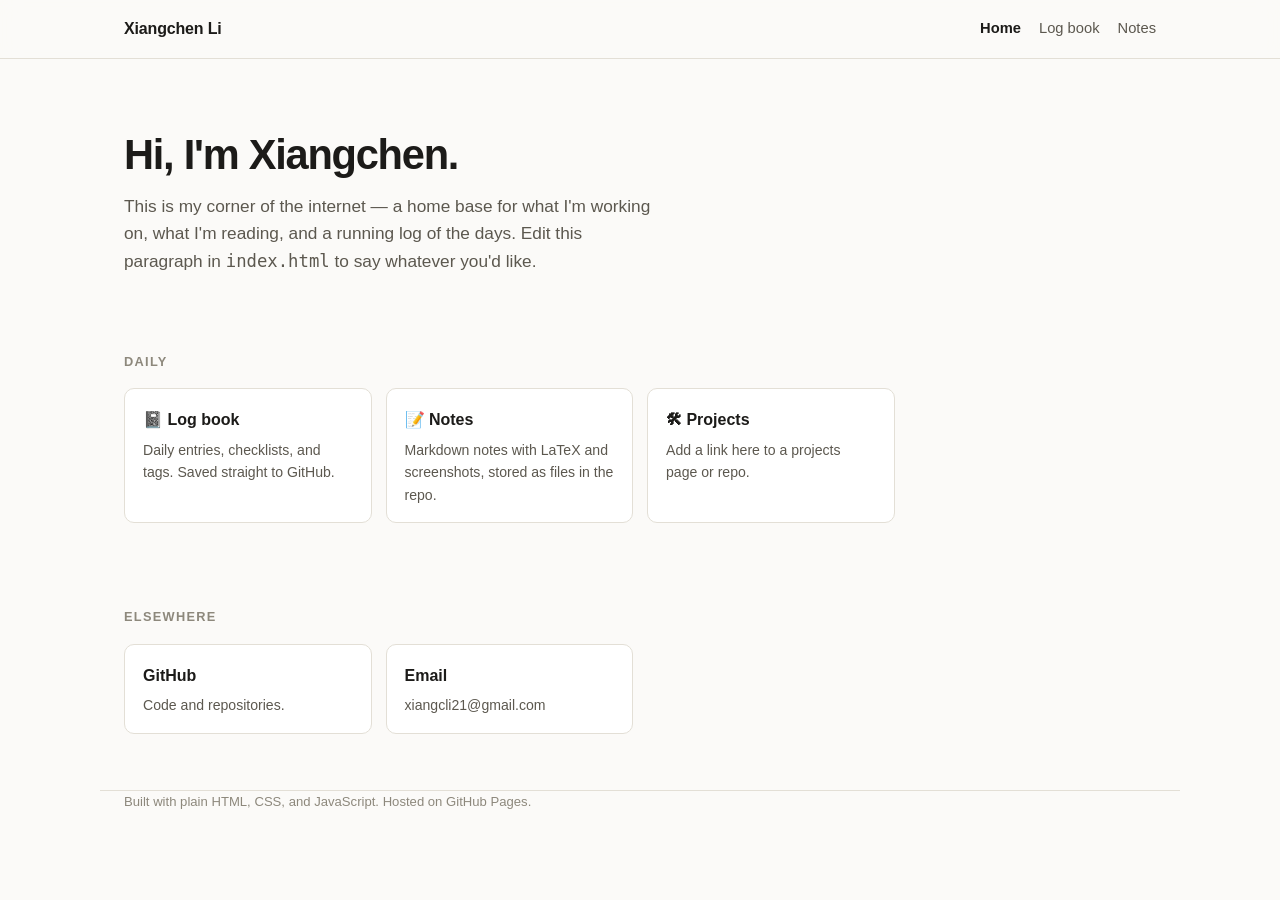
<file: index.html>
<!DOCTYPE html>
<html lang="en">
<head>
<meta charset="utf-8">
<meta name="viewport" content="width=device-width, initial-scale=1">
<title>Xiangchen Li</title>
<meta name="description" content="Personal site, notes, and log book.">
<link rel="stylesheet" href="assets/style.css">
<link rel="icon" href="data:image/svg+xml,<svg xmlns='http://www.w3.org/2000/svg' viewBox='0 0 100 100'><text y='.9em' font-size='90'>📓</text></svg>">
</head>
<body>

<div class="topbar">
  <div class="wrap">
    <a class="brand" href="index.html">Xiangchen Li</a>
    <nav class="nav">
      <a href="index.html" class="active">Home</a>
      <a href="logbook.html">Log book</a>
      <a href="notes.html">Notes</a>
    </nav>
  </div>
</div>

<main class="wrap">
  <section class="hero">
    <h1>Hi, I'm Xiangchen.</h1>
    <p>This is my corner of the internet — a home base for what I'm working on,
       what I'm reading, and a running log of the days. Edit this paragraph in
       <code>index.html</code> to say whatever you'd like.</p>
  </section>

  <section class="section">
    <h2>Daily</h2>
    <div class="cards">
      <a class="card" href="logbook.html">
        <h3>📓 Log book</h3>
        <p>Daily entries, checklists, and tags. Saved straight to GitHub.</p>
      </a>
      <a class="card" href="notes.html">
        <h3>📝 Notes</h3>
        <p>Markdown notes with LaTeX and screenshots, stored as files in the repo.</p>
      </a>
      <a class="card" href="#" onclick="return false;">
        <h3>🛠 Projects</h3>
        <p>Add a link here to a projects page or repo.</p>
      </a>
    </div>
  </section>

  <section class="section">
    <h2>Elsewhere</h2>
    <div class="cards">
      <a class="card" href="https://github.com/" target="_blank" rel="noopener">
        <h3>GitHub</h3><p>Code and repositories.</p>
      </a>
      <a class="card" href="mailto:xiangcli21@gmail.com">
        <h3>Email</h3><p>xiangcli21@gmail.com</p>
      </a>
    </div>
  </section>
</main>

<footer class="wrap">
  <span>Built with plain HTML, CSS, and JavaScript. Hosted on GitHub Pages.</span>
</footer>

</body>
</html>
</file>
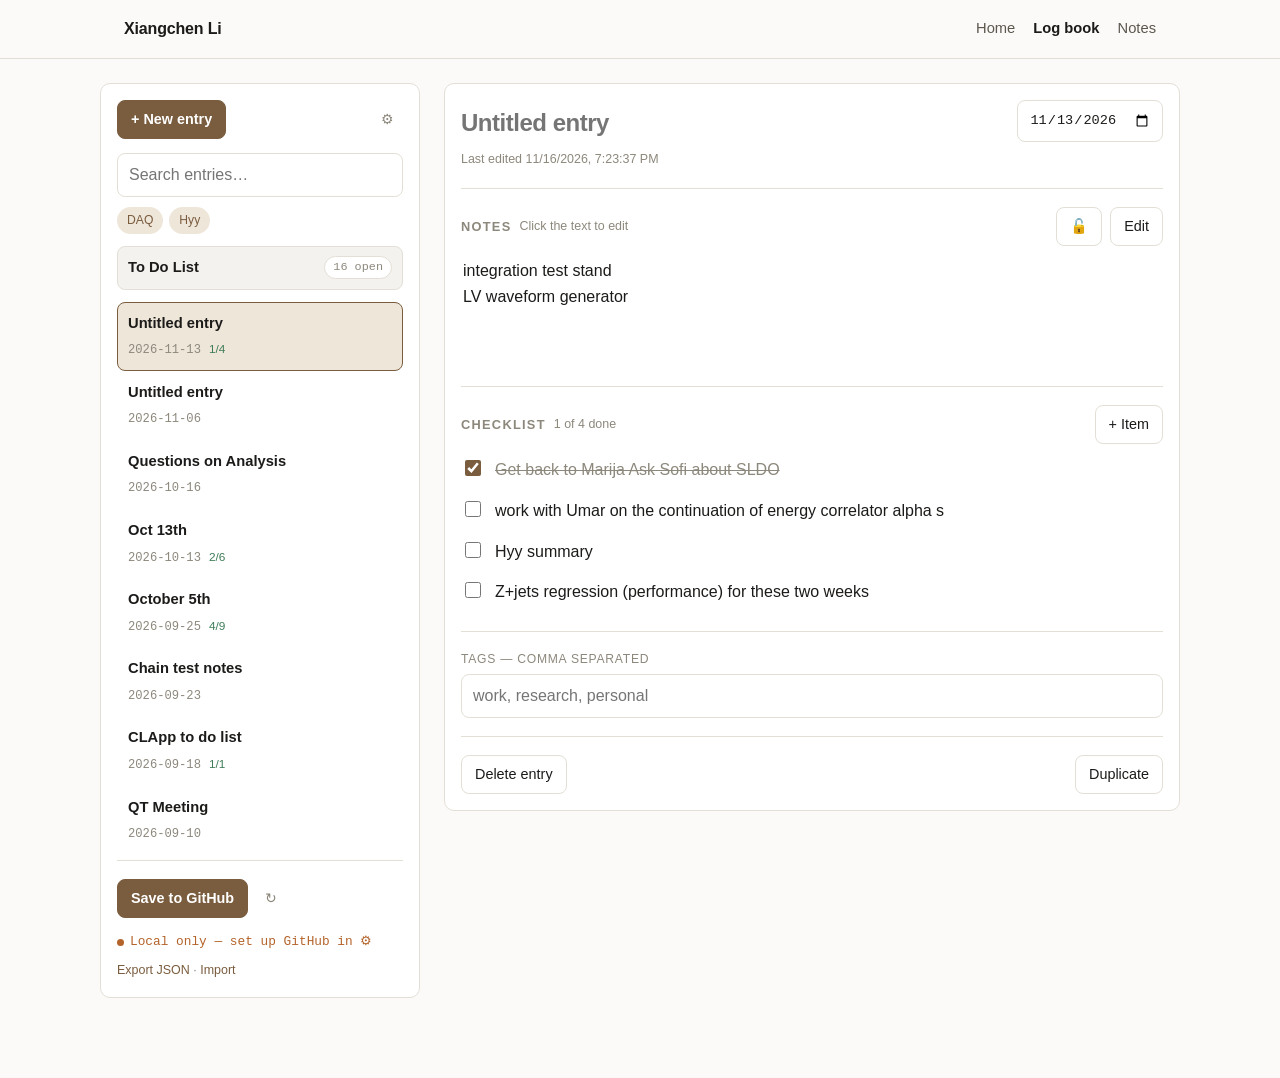
<file: logbook.html>
<!DOCTYPE html>
<html lang="en">
<head>
<meta charset="utf-8">
<meta name="viewport" content="width=device-width, initial-scale=1">
<title>Log book · Xiangchen Li</title>
<link rel="stylesheet" href="assets/style.css">
<script src="assets/md.js"></script>
<link rel="icon" href="data:image/svg+xml,<svg xmlns='http://www.w3.org/2000/svg' viewBox='0 0 100 100'><text y='.9em' font-size='90'>📓</text></svg>">
</head>
<body>

<div class="topbar">
  <div class="wrap">
    <a class="brand" href="index.html">Xiangchen Li</a>
    <nav class="nav">
      <a href="index.html">Home</a>
      <a href="logbook.html" class="active">Log book</a>
      <a href="notes.html">Notes</a>
    </nav>
  </div>
</div>

<div class="wrap lb">

  <!-- ============ sidebar ============ -->
  <aside class="panel sidebar">
    <div class="toolbar">
      <button class="primary" id="btnNew">+ New entry</button>
      <div class="spacer"></div>
      <button class="ghost" id="btnSettings" title="GitHub settings">⚙</button>
    </div>

    <input type="text" id="search" placeholder="Search entries…" autocomplete="off">
    <div class="taglist" id="tagFilters"></div>
    <ul class="pinned-list" id="pinnedList"></ul>
    <ul class="entry-list" id="entryList"></ul>

    <hr class="hr">
    <div class="toolbar" style="margin:0">
      <button class="primary" id="btnSave">Save to GitHub</button>
      <button class="ghost" id="btnReload" title="Discard local changes and reload from GitHub">↻</button>
    </div>
    <div style="margin-top:10px"><span class="status" id="status"><span class="dot"></span><span id="statusText">Loading…</span></span></div>
    <div style="margin-top:8px" class="sub">
      <a href="#" id="btnExport">Export JSON</a> ·
      <a href="#" id="btnImport">Import</a>
      <input type="file" id="fileInput" accept="application/json" hidden>
    </div>
  </aside>

  <!-- ============ editor ============ -->
  <section class="panel" id="editorPanel">
    <div id="emptyState" class="empty">
      <p>No entry selected.</p>
      <button class="primary" onclick="document.getElementById('btnNew').click()">Start today's entry</button>
    </div>

    <div id="todoView" hidden>
      <div class="entry-head">
        <input type="text" id="todoTitle" value="To Do List" disabled
               style="border:none;background:transparent;font-size:1.5rem;font-weight:650;letter-spacing:-0.02em;padding:4px 0;color:var(--ink);-webkit-text-fill-color:var(--ink);opacity:1">
      </div>
      <div class="sub" id="todoMeta"></div>
      <hr class="hr">
      <div class="toolbar" style="margin-bottom:2px">
        <span class="sub">Drag the handle to reorder — top is highest priority. Arrow keys work too.</span>
      </div>
      <div class="todo-list" id="todoList"></div>
    </div>

    <div id="editor" hidden>
      <div class="entry-head">
        <input type="text" id="entryTitle" placeholder="Untitled entry" autocomplete="off">
        <input type="date" id="entryDate">
      </div>
      <div class="sub" id="entryMeta"></div>

      <hr class="hr">

      <div class="toolbar" style="margin-bottom:2px">
        <strong style="font-size:.8rem;text-transform:uppercase;letter-spacing:.1em;color:var(--ink-3)">Notes</strong>
        <span class="sub" id="mdHint">Markdown — click the text to edit</span>
        <div class="spacer"></div>
        <button id="btnLock" title="Lock: stop clicks from opening the editor">🔓</button>
        <button id="btnPreview">Preview</button>
      </div>
      <textarea id="entryBody" rows="8" placeholder="What happened today?  **bold**, # heading, - list, `code`" hidden></textarea>
      <div class="md" id="entryPreview"></div>

      <hr class="hr">

      <div class="toolbar" style="margin-bottom:6px">
        <strong style="font-size:.8rem;text-transform:uppercase;letter-spacing:.1em;color:var(--ink-3)">Checklist</strong>
        <span class="sub" id="checkProgress"></span>
        <div class="spacer"></div>
        <button id="btnAddCheck">+ Item</button>
      </div>
      <div id="checkList"></div>

      <hr class="hr">

      <label class="field" style="margin:0">
        <span>Tags — comma separated</span>
        <input type="text" id="entryTags" placeholder="work, research, personal" autocomplete="off">
      </label>

      <hr class="hr">
      <div class="toolbar" style="margin:0">
        <button class="danger" id="btnDelete">Delete entry</button>
        <div class="spacer"></div>
        <button id="btnDuplicate">Duplicate</button>
      </div>
    </div>
  </section>
</div>

<!-- ============ settings modal ============ -->
<div class="modal-bg" id="settingsModal">
  <div class="modal">
    <h3>GitHub settings</h3>
    <span class="sub">Your entries live in a JSON file in your repo. The token is stored only in this browser and is sent only to api.github.com.</span>
    <label class="field"><span>Owner (your GitHub username)</span><input type="text" id="cfgOwner" placeholder="xiangchen"></label>
    <label class="field"><span>Repository</span><input type="text" id="cfgRepo" placeholder="xiangchen.github.io"></label>
    <label class="field"><span>Branch</span><input type="text" id="cfgBranch" placeholder="main"></label>
    <label class="field"><span>Data file path</span><input type="text" id="cfgPath" placeholder="data/entries.json"></label>
    <label class="field"><span>Fine-grained token — Contents: Read and write</span><input type="password" id="cfgToken" placeholder="github_pat_…"></label>
    <div class="toolbar" style="margin:0">
      <button class="ghost" id="btnForget">Forget token</button>
      <div class="spacer"></div>
      <button id="btnCancelCfg">Cancel</button>
      <button class="primary" id="btnSaveCfg">Save &amp; connect</button>
    </div>
  </div>
</div>

<div class="toast" id="toast"></div>

<script>
(() => {
"use strict";

/* ---------------- state ---------------- */
const CFG_KEY = "logbook.cfg.v1";
const CACHE_KEY = "logbook.cache.v1";
const DEFAULT_PATH = "data/entries.json";

let cfg = { owner:"", repo:"", branch:"main", path:DEFAULT_PATH, token:"" };
const TODO_ID = "__todo__";

let entries = [];
let todoOrder = [];        // priority order for the pinned To Do List, as "entryId::itemId"
let sha = null;            // git blob sha of the data file, needed to update it
let currentId = null;
let dirty = false;
let activeTag = null;

const $ = (id) => document.getElementById(id);
const store = {
  get(k){ try { return JSON.parse(localStorage.getItem(k)); } catch { return null; } },
  set(k,v){ try { localStorage.setItem(k, JSON.stringify(v)); } catch {} },
  del(k){ try { localStorage.removeItem(k); } catch {} }
};

const uid = () => Math.random().toString(36).slice(2,10) + Date.now().toString(36).slice(-4);
const todayISO = () => { const d=new Date(); return new Date(d.getTime()-d.getTimezoneOffset()*6e4).toISOString().slice(0,10); };
const esc = (s) => String(s ?? "").replace(/[&<>"']/g, c => ({ "&":"&amp;","<":"&lt;",">":"&gt;",'"':"&quot;","'":"&#39;" }[c]));

/* Markdown + LaTeX live in assets/md.js, shared with the notes page. */
const md = (src) => MD.render(src);

function toast(msg){ const t=$("toast"); t.textContent=msg; t.classList.add("show"); clearTimeout(t._h); t._h=setTimeout(()=>t.classList.remove("show"),2200); }
function setStatus(text, kind){ const s=$("status"); s.className = "status" + (kind ? " "+kind : ""); $("statusText").textContent = text; }
function markDirty(){ if(!dirty){ dirty = true; setStatus("Unsaved changes", "err"); } cacheLocal(); }
function cacheLocal(){ store.set(CACHE_KEY, { entries, todoOrder, sha, dirty, savedAt: Date.now() }); }

/* ---------------- data model helpers ---------------- */
function newEntry(seed = {}){
  return {
    id: uid(),
    date: seed.date || todayISO(),
    title: seed.title || "",
    body: seed.body || "",
    tags: seed.tags ? [...seed.tags] : [],
    checklist: (seed.checklist || []).map(c => ({ id: uid(), text: c.text, done: false })),
    updated: new Date().toISOString()
  };
}
const byId = (id) => entries.find(e => e.id === id);
function sortEntries(){ entries.sort((a,b) => (b.date||"").localeCompare(a.date||"") || (b.updated||"").localeCompare(a.updated||"")); }
function allTags(){ return [...new Set(entries.flatMap(e => e.tags || []))].sort(); }

/* ---------------- GitHub I/O ---------------- */
const apiUrl = () => `https://api.github.com/repos/${cfg.owner}/${cfg.repo}/contents/${cfg.path}`;
const configured = () => cfg.owner && cfg.repo && cfg.path;

function b64encode(str){ return btoa(String.fromCharCode(...new TextEncoder().encode(str))); }
function b64decode(b64){ const bin = atob(b64.replace(/\s/g,"")); return new TextDecoder().decode(Uint8Array.from(bin, c => c.charCodeAt(0))); }

async function ghGet(){
  const headers = { "Accept":"application/vnd.github+json" };
  if (cfg.token) headers.Authorization = "Bearer " + cfg.token;
  const res = await fetch(`${apiUrl()}?ref=${encodeURIComponent(cfg.branch||"main")}&t=${Date.now()}`, { headers, cache:"no-store" });
  if (res.status === 404) return { entries: [], sha: null, missing: true };
  if (!res.ok) throw new Error(`GitHub ${res.status}: ${(await res.json().catch(()=>({}))).message || res.statusText}`);
  const json = await res.json();
  const parsed = JSON.parse(b64decode(json.content || ""));
  return { entries: parsed.entries || [], todoOrder: parsed.todoOrder || [], sha: json.sha };
}

async function ghPut(){
  if (!cfg.token) throw new Error("No token set — open ⚙ settings to add one.");
  const payload = JSON.stringify({ version: 1, updated: new Date().toISOString(), todoOrder, entries }, null, 2) + "\n";
  const body = {
    message: `log book: update ${new Date().toISOString().slice(0,16).replace("T"," ")}`,
    content: b64encode(payload),
    branch: cfg.branch || "main"
  };
  if (sha) body.sha = sha;
  const res = await fetch(apiUrl(), {
    method: "PUT",
    headers: { "Accept":"application/vnd.github+json", "Authorization":"Bearer "+cfg.token, "Content-Type":"application/json" },
    body: JSON.stringify(body)
  });
  const json = await res.json().catch(()=>({}));
  if (!res.ok) throw new Error(`GitHub ${res.status}: ${json.message || res.statusText}`);
  sha = json.content && json.content.sha;
  return true;
}

async function load({ silent } = {}){
  const cached = store.get(CACHE_KEY);
  if (!configured()){
    if (cached && cached.entries && cached.entries.length){
      entries = cached.entries; todoOrder = cached.todoOrder || [];
    } else {
      try {
        const res = await fetch(DEFAULT_PATH + "?t=" + Date.now(), { cache:"no-store" });
        const j = res.ok ? await res.json() : {};
        entries = j.entries || []; todoOrder = j.todoOrder || [];
      } catch { entries = []; todoOrder = []; }
    }
    sortEntries(); render();
    setStatus("Local only — set up GitHub in ⚙", "err");
    return;
  }
  setStatus("Loading…");
  try {
    const r = await ghGet();
    if (cached && cached.dirty && !silent){
      // Unsaved local work beats the remote copy; keep it and let the user push.
      entries = cached.entries; todoOrder = cached.todoOrder || []; sha = r.sha; dirty = true;
      render(); setStatus("Unsaved changes (restored)", "err");
      return;
    }
    entries = r.entries; todoOrder = r.todoOrder || []; sha = r.sha; dirty = false;
    sortEntries(); cacheLocal(); render();
    setStatus(r.missing ? "File not found — Save will create it" : "Synced with GitHub", r.missing ? "err" : "ok");
  } catch (err){
    entries = (cached && cached.entries) || [];
    todoOrder = (cached && cached.todoOrder) || [];
    render();
    setStatus(String(err.message).slice(0,60), "err");
  }
}

/* Entries deleted here since the last successful save. Without this, merging
   the remote copy in after a conflict would resurrect them.                */
let deletedIds = new Set();

const isConflict = (err) => /does not match|409|conflict/i.test(String(err && err.message));

/* Two tabs or two devices both edited the file, so our sha is stale and
   GitHub refuses the write. Rather than fail, fetch the remote copy, merge
   it with ours entry by entry — newest `updated` wins — and save that.     */
function mergeEntries(remote, local){
  const out = new Map();
  for (const e of remote) if (!deletedIds.has(e.id)) out.set(e.id, e);
  for (const e of local){
    const other = out.get(e.id);
    if (!other || (e.updated || "") >= (other.updated || "")) out.set(e.id, e);
  }
  return [...out.values()];
}

async function saveWithMerge(){
  try {
    await ghPut();
    return { merged: false };
  } catch (err){
    if (!isConflict(err)) throw err;
    setStatus("Merging changes from GitHub…");
    const r = await ghGet();
    const before = entries.length;
    entries = mergeEntries(r.entries || [], entries);
    const live = new Set(entries.flatMap(e => (e.checklist || []).map(c => todoKey(e.id, c.id))));
    todoOrder = [...todoOrder, ...(r.todoOrder || []).filter(k => !todoOrder.includes(k))]
                  .filter(k => live.has(k));
    sha = r.sha;
    sortEntries();
    await ghPut();                                   // retry with the fresh sha
    return { merged: true, gained: entries.length - before };
  }
}

async function save(){
  if (!configured()){ openSettings(); return; }
  const btn = $("btnSave"); btn.disabled = true; setStatus("Saving…");
  try {
    const { merged, gained } = await saveWithMerge();
    dirty = false; deletedIds = new Set(); cacheLocal(); render();
    setStatus("Synced with GitHub", "ok");
    toast(merged
      ? (gained > 0
          ? `Saved — merged in ${gained} entr${gained === 1 ? "y" : "ies"} from another device`
          : "Saved — merged changes from another device")
      : "Saved to GitHub");
  } catch (err){
    setStatus(String(err.message).slice(0,60), "err"); toast("Save failed — " + err.message);
  } finally { btn.disabled = false; }
}

/* ---------------- rendering ---------------- */
function visibleEntries(){
  const q = $("search").value.trim().toLowerCase();
  return entries.filter(e => {
    if (activeTag && !(e.tags||[]).includes(activeTag)) return false;
    if (!q) return true;
    const hay = [e.title, e.body, e.date, (e.tags||[]).join(" "), (e.checklist||[]).map(c=>c.text).join(" ")].join(" ").toLowerCase();
    return hay.includes(q);
  });
}

function render(){
  sortEntries();
  renderTags();
  renderPinned();
  renderList();
  renderEditor();
}

/* ---------------- pinned To Do List ---------------- */
const todoKey = (entryId, itemId) => entryId + "::" + itemId;

/* Every unchecked checklist item across all entries, in saved priority order.
   Items with no saved position sort after the ordered ones, newest entry first. */
function todoItems(){
  const items = [];
  for (const e of entries)
    for (const c of (e.checklist || []))
      if (!c.done && (c.text || "").trim()) items.push({ key: todoKey(e.id, c.id), entry: e, item: c });

  const rank = new Map(todoOrder.map((k, i) => [k, i]));
  return items
    .map((x, i) => ({ ...x, _r: rank.has(x.key) ? rank.get(x.key) : Infinity, _i: i }))
    .sort((a, b) =>
      a._r !== b._r ? a._r - b._r
      : (b.entry.date || "").localeCompare(a.entry.date || "") || a._i - b._i);
}

function renderPinned(){
  const n = todoItems().length;
  $("pinnedList").innerHTML =
    `<li data-id="${TODO_ID}" class="${currentId === TODO_ID ? "active" : ""}">
       <span class="t">To Do List</span>
       <span class="n">${n} open</span>
     </li>`;
}

function renderTodo(){
  const items = todoItems();
  $("todoMeta").textContent = items.length
    ? `${items.length} open item${items.length === 1 ? "" : "s"} across ${new Set(items.map(x => x.entry.id)).size} entries`
    : "";
  if (!items.length){
    $("todoList").innerHTML = `<div class="empty">Nothing open — every checklist item is ticked off.</div>`;
    return;
  }
  $("todoList").innerHTML = items.map((x, i) => `
    <div class="todo-row" data-key="${x.key}">
      <button class="todo-handle" title="Drag to reorder" aria-label="Reorder item">⠿</button>
      <span class="todo-rank">${i + 1}</span>
      <input type="checkbox">
      <span class="todo-main">
        <span class="todo-text">${esc(x.item.text)}</span>
        <span class="todo-src" data-entry="${x.entry.id}">${esc(x.entry.title || "Untitled entry")} · ${esc(x.entry.date || "")}</span>
      </span>
    </div>`).join("");
}

/* Persist whatever order the rows are currently in. */
function commitTodoOrder(){
  const next = [...$("todoList").querySelectorAll(".todo-row")].map(r => r.dataset.key);
  [...$("todoList").querySelectorAll(".todo-rank")].forEach((el, i) => el.textContent = i + 1);
  if (next.join("|") === todoOrder.join("|")) return;   // nothing moved — don't dirty the file
  todoOrder = next;
  markDirty();
}

/* drag to reorder — pointer events, so it works with mouse and touch alike */
let dragRow = null;
$("todoList").addEventListener("pointerdown", (ev) => {
  const handle = ev.target.closest(".todo-handle"); if (!handle) return;
  ev.preventDefault();
  dragRow = handle.closest(".todo-row");
  dragRow.classList.add("dragging");
  handle.setPointerCapture(ev.pointerId);
});
$("todoList").addEventListener("pointermove", (ev) => {
  if (!dragRow) return;
  const rows = [...$("todoList").querySelectorAll(".todo-row")].filter(r => r !== dragRow);
  for (const r of rows){
    const box = r.getBoundingClientRect();
    const mid = box.top + box.height / 2;
    if (ev.clientY < mid && r.compareDocumentPosition(dragRow) & Node.DOCUMENT_POSITION_FOLLOWING){
      r.before(dragRow); break;
    }
    if (ev.clientY > mid && r.compareDocumentPosition(dragRow) & Node.DOCUMENT_POSITION_PRECEDING){
      r.after(dragRow);
    }
  }
});
$("todoList").addEventListener("pointerup", (ev) => {
  if (!dragRow) return;
  const handle = dragRow.querySelector(".todo-handle");
  try { handle.releasePointerCapture(ev.pointerId); } catch {}
  dragRow.classList.remove("dragging");
  dragRow = null;
  commitTodoOrder();
});

/* keyboard reordering from the handle */
$("todoList").addEventListener("keydown", (ev) => {
  const handle = ev.target.closest(".todo-handle"); if (!handle) return;
  const row = handle.closest(".todo-row");
  if (ev.key === "ArrowUp" && row.previousElementSibling){
    ev.preventDefault(); row.previousElementSibling.before(row); commitTodoOrder(); handle.focus();
  }
  if (ev.key === "ArrowDown" && row.nextElementSibling){
    ev.preventDefault(); row.nextElementSibling.after(row); commitTodoOrder(); handle.focus();
  }
});

/* ticking an item here marks it done on its source entry */
$("todoList").addEventListener("change", (ev) => {
  if (ev.target.type !== "checkbox") return;
  const key = ev.target.closest(".todo-row").dataset.key;
  const [entryId, itemId] = key.split("::");
  const e = byId(entryId); if (!e) return;
  const c = (e.checklist || []).find(x => x.id === itemId); if (!c) return;
  c.done = true;
  todoOrder = todoOrder.filter(k => k !== key);
  touch(e);
  render();
  toast(`Done — “${c.text}”`);
});

/* jump to the entry an item came from */
$("todoList").addEventListener("click", (ev) => {
  const src = ev.target.closest(".todo-src"); if (!src) return;
  selectEntry(src.dataset.entry);
});

function renderTags(){
  const tags = allTags();
  $("tagFilters").innerHTML = tags.map(t =>
    `<span class="tag${t===activeTag?" active":""}" data-tag="${esc(t)}">${esc(t)}</span>`
  ).join("");
}

function renderList(){
  renderPinned();   // open-item count changes whenever a checklist does
  const list = visibleEntries();
  if (!list.length){
    $("entryList").innerHTML = `<li style="cursor:default;color:var(--ink-3);font-size:.85rem">No matching entries.</li>`;
    return;
  }
  $("entryList").innerHTML = list.map(e => {
    const cl = e.checklist || [];
    const done = cl.filter(c=>c.done).length;
    const prog = cl.length ? `<span class="prog">${done}/${cl.length}</span>` : "";
    return `<li data-id="${e.id}" class="${e.id===currentId?"active":""}">
      <span class="t">${esc(e.title || "Untitled entry")}</span>
      <span class="d">${esc(e.date || "")}</span>${prog}
    </li>`;
  }).join("");
}

function renderEditor(){
  const isTodo = currentId === TODO_ID;
  const e = isTodo ? null : byId(currentId);
  $("todoView").hidden = !isTodo;
  $("editor").hidden = !e;
  $("emptyState").hidden = !!e || isTodo;
  if (isTodo){ renderTodo(); return; }
  if (!e) return;

  $("entryTitle").value = e.title || "";
  $("entryDate").value = e.date || todayISO();
  $("entryBody").value = e.body || "";
  $("entryTags").value = (e.tags||[]).join(", ");
  $("entryMeta").textContent = e.updated ? "Last edited " + new Date(e.updated).toLocaleString() : "";
  setEditing(!(e.body || "").trim());
  renderChecklist(e);
}

/* body: markdown preview <-> raw editor */
let editing = false;

/* Lock — when on, nothing opens the editor: not a stray click on the text,
   not the Preview/Edit button. Deliberately sticky across reloads.        */
const LOCK_KEY = "logbook.lock.v1";
let locked = store.get(LOCK_KEY) === true;

function setLock(on){
  locked = !!on;
  store.set(LOCK_KEY, locked);
  if (locked && editing) setEditing(false);
  updateLockUI();
}
function updateLockUI(){
  const b = $("btnLock");
  b.textContent = locked ? "🔒" : "🔓";
  b.classList.toggle("locked", locked);
  b.title = locked ? "Locked — click to allow editing" : "Lock: stop clicks from opening the editor";
  $("btnPreview").disabled = locked;
  $("entryPreview").style.cursor = locked ? "default" : "text";
  if (!editing) $("mdHint").textContent = locked ? "Locked — read only" : "Click the text to edit";
}

function setEditing(on, focus){
  if (on && locked) on = false;          // the lock wins over everything
  editing = !!on;
  $("entryBody").hidden = !editing;
  $("entryPreview").hidden = editing;
  $("btnPreview").textContent = editing ? "Preview" : "Edit";
  $("mdHint").textContent = editing ? "Markdown supported" : (locked ? "Locked — read only" : "Click the text to edit");
  if (editing){
    autoGrow($("entryBody"));
    if (focus) $("entryBody").focus();
  } else {
    renderPreview();
  }
  updateLockUI();
}
function renderPreview(){
  const e = byId(currentId); if (!e) return;
  const html = md(e.body);
  $("entryPreview").innerHTML = html || "<p>Nothing written yet — click here to start.</p>";
  $("entryPreview").classList.toggle("placeholder", !html);
}

function renderChecklist(e){
  const cl = e.checklist || [];
  $("checkProgress").textContent = cl.length ? `${cl.filter(c=>c.done).length} of ${cl.length} done` : "";
  $("checkList").innerHTML = cl.map(c => `
    <div class="check-row ${c.done?"done":""}" data-cid="${c.id}">
      <input type="checkbox" ${c.done?"checked":""}>
      <input type="text" class="ct" value="${esc(c.text)}" placeholder="Something to do…">
      <button class="ghost row-del" title="Remove">✕</button>
    </div>`).join("");
}

function autoGrow(el){ el.style.height = "auto"; el.style.height = Math.max(el.scrollHeight, 160) + "px"; }

/* ---------------- editing actions ---------------- */
function selectEntry(id){ currentId = id; render(); }

function touch(e){ e.updated = new Date().toISOString(); markDirty(); }

function createEntry(){
  if (locked) setLock(false);          // you asked for a new entry — you mean to type
  const e = newEntry();
  entries.unshift(e);
  currentId = e.id;
  markDirty(); render();
  $("entryTitle").focus();
}

/* ---------------- wiring ---------------- */
$("btnNew").onclick = createEntry;
$("btnSave").onclick = save;
$("btnReload").onclick = async () => {
  if (dirty && !confirm("Discard unsaved local changes and reload from GitHub?")) return;
  dirty = false; store.del(CACHE_KEY); await load({ silent:true });
};

$("search").oninput = renderList;

$("tagFilters").onclick = (ev) => {
  const el = ev.target.closest(".tag"); if (!el) return;
  const t = el.dataset.tag;
  activeTag = (activeTag === t) ? null : t;
  renderTags(); renderList();
};

$("entryList").onclick = (ev) => {
  const li = ev.target.closest("li[data-id]"); if (!li) return;
  selectEntry(li.dataset.id);
};

$("pinnedList").onclick = () => selectEntry(TODO_ID);

$("entryTitle").oninput = (ev) => { const e = byId(currentId); if(!e) return; e.title = ev.target.value; touch(e); renderList(); };
$("entryDate").onchange = (ev) => { const e = byId(currentId); if(!e) return; e.date = ev.target.value; touch(e); render(); };
$("entryBody").oninput = (ev) => { const e = byId(currentId); if(!e) return; e.body = ev.target.value; autoGrow(ev.target); touch(e); };
$("btnLock").onclick = () => setLock(!locked);
$("btnPreview").onclick = () => setEditing(!editing, true);
$("entryPreview").onclick = (ev) => {
  if (ev.target.closest("a")) return;
  if (locked) return toast("Locked — unlock 🔒 to edit");
  setEditing(true, true);
};
$("entryBody").addEventListener("keydown", (ev) => {
  if (ev.key === "Escape"){ ev.stopPropagation(); setEditing(false); }
});
$("entryTags").oninput = (ev) => {
  const e = byId(currentId); if(!e) return;
  e.tags = ev.target.value.split(",").map(s=>s.trim()).filter(Boolean);
  touch(e); renderTags(); renderList();
};

$("btnAddCheck").onclick = () => addCheckItem();
function addCheckItem(afterId){
  const e = byId(currentId); if(!e) return;
  e.checklist = e.checklist || [];
  const item = { id: uid(), text:"", done:false };
  const idx = afterId ? e.checklist.findIndex(c=>c.id===afterId) : -1;
  if (idx >= 0) e.checklist.splice(idx+1, 0, item); else e.checklist.push(item);
  touch(e); renderChecklist(e); renderList();
  const el = $("checkList").querySelector(`[data-cid="${item.id}"] .ct`);
  if (el) el.focus();
}

$("checkList").addEventListener("change", (ev) => {
  if (ev.target.type !== "checkbox") return;
  const e = byId(currentId); const cid = ev.target.closest(".check-row").dataset.cid;
  const c = e.checklist.find(x=>x.id===cid); if(!c) return;
  c.done = ev.target.checked; touch(e); renderChecklist(e); renderList();
});

$("checkList").addEventListener("input", (ev) => {
  if (!ev.target.classList.contains("ct")) return;
  const e = byId(currentId); const cid = ev.target.closest(".check-row").dataset.cid;
  const c = e.checklist.find(x=>x.id===cid); if(!c) return;
  c.text = ev.target.value; touch(e); renderPinned();
});

$("checkList").addEventListener("keydown", (ev) => {
  if (!ev.target.classList.contains("ct")) return;
  const cid = ev.target.closest(".check-row").dataset.cid;
  if (ev.key === "Enter"){ ev.preventDefault(); addCheckItem(cid); }
  if (ev.key === "Backspace" && ev.target.value === ""){ ev.preventDefault(); removeCheckItem(cid, true); }
});

$("checkList").addEventListener("click", (ev) => {
  if (!ev.target.classList.contains("row-del")) return;
  removeCheckItem(ev.target.closest(".check-row").dataset.cid);
});

function removeCheckItem(cid, focusPrev){
  const e = byId(currentId); if(!e) return;
  const i = e.checklist.findIndex(c=>c.id===cid); if (i<0) return;
  e.checklist.splice(i,1); touch(e); renderChecklist(e); renderList();
  if (focusPrev){
    const rows = $("checkList").querySelectorAll(".ct");
    const target = rows[Math.max(0, i-1)];
    if (target){ target.focus(); target.setSelectionRange(target.value.length, target.value.length); }
  }
}

$("btnDelete").onclick = () => {
  const e = byId(currentId); if(!e) return;
  if (!confirm(`Delete "${e.title || "Untitled entry"}"? This can't be undone once you save.`)) return;
  entries = entries.filter(x => x.id !== e.id);
  deletedIds.add(e.id);                  // so a later merge doesn't bring it back
  currentId = entries.length ? entries[0].id : null;
  markDirty(); render();
};

$("btnDuplicate").onclick = () => {
  const e = byId(currentId); if(!e) return;
  const copy = newEntry({ date: todayISO(), title: e.title, body: e.body, tags: e.tags, checklist: e.checklist });
  entries.unshift(copy); currentId = copy.id; markDirty(); render();
};

/* export / import */
$("btnExport").onclick = (ev) => {
  ev.preventDefault();
  const blob = new Blob([JSON.stringify({ version:1, entries }, null, 2)], { type:"application/json" });
  const a = document.createElement("a");
  a.href = URL.createObjectURL(blob); a.download = `logbook-${todayISO()}.json`; a.click();
  URL.revokeObjectURL(a.href);
};
$("btnImport").onclick = (ev) => { ev.preventDefault(); $("fileInput").click(); };
$("fileInput").onchange = async (ev) => {
  const f = ev.target.files[0]; if(!f) return;
  try {
    const data = JSON.parse(await f.text());
    const incoming = data.entries || [];
    const known = new Set(entries.map(e=>e.id));
    entries = entries.concat(incoming.filter(e => !known.has(e.id)));
    markDirty(); render(); toast(`Imported ${incoming.length} entries`);
  } catch { toast("Couldn't read that file"); }
  ev.target.value = "";
};

/* settings */
function openSettings(){
  $("cfgOwner").value = cfg.owner; $("cfgRepo").value = cfg.repo;
  $("cfgBranch").value = cfg.branch || "main"; $("cfgPath").value = cfg.path || DEFAULT_PATH;
  $("cfgToken").value = cfg.token;
  $("settingsModal").classList.add("open");
}
$("btnSettings").onclick = openSettings;
$("btnCancelCfg").onclick = () => $("settingsModal").classList.remove("open");
$("settingsModal").onclick = (ev) => { if (ev.target === $("settingsModal")) $("settingsModal").classList.remove("open"); };
$("btnForget").onclick = () => { cfg.token = ""; $("cfgToken").value = ""; store.set(CFG_KEY, cfg); toast("Token removed from this browser"); };
$("btnSaveCfg").onclick = async () => {
  cfg = {
    owner: $("cfgOwner").value.trim(), repo: $("cfgRepo").value.trim(),
    branch: $("cfgBranch").value.trim() || "main",
    path: $("cfgPath").value.trim() || DEFAULT_PATH,
    token: $("cfgToken").value.trim()
  };
  store.set(CFG_KEY, cfg);
  $("settingsModal").classList.remove("open");
  await load({ silent: !dirty });
};

/* keyboard + unload guards */
document.addEventListener("keydown", (ev) => {
  if ((ev.metaKey || ev.ctrlKey) && ev.key.toLowerCase() === "s"){ ev.preventDefault(); save(); }
  if ((ev.metaKey || ev.ctrlKey) && ev.key.toLowerCase() === "k"){ ev.preventDefault(); $("search").focus(); }
  if (ev.key === "Escape") $("settingsModal").classList.remove("open");
});
window.addEventListener("beforeunload", (ev) => { if (dirty){ ev.preventDefault(); ev.returnValue = ""; } });

window.__md = md;  // exposed for the test suite

/* boot */
(async function boot(){
  const saved = store.get(CFG_KEY);
  if (saved) cfg = Object.assign(cfg, saved);
  await load();
  if (!currentId && entries.length) currentId = entries[0].id;
  render();
})();

})();
</script>
</body>
</html>
</file>
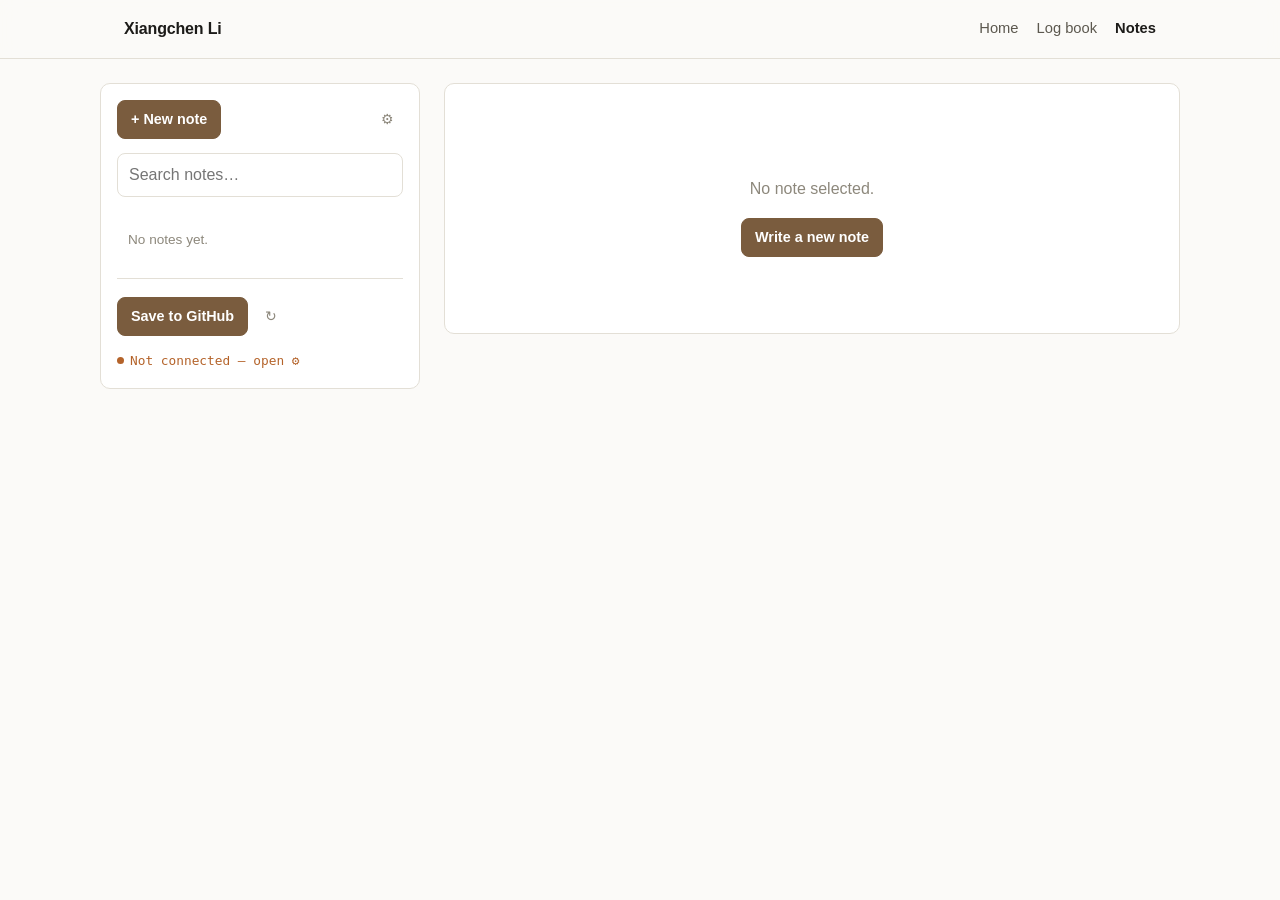
<file: notes.html>
<!DOCTYPE html>
<html lang="en">
<head>
<meta charset="utf-8">
<meta name="viewport" content="width=device-width, initial-scale=1">
<title>Notes · Xiangchen Li</title>
<link rel="stylesheet" href="assets/style.css">
<link rel="stylesheet" href="assets/katex/katex.min.css">
<script src="assets/katex/katex.min.js"></script>
<script src="assets/md.js"></script>
<script src="assets/zip.js"></script>
<link rel="icon" href="data:image/svg+xml,<svg xmlns='http://www.w3.org/2000/svg' viewBox='0 0 100 100'><text y='.9em' font-size='90'>📝</text></svg>">
</head>
<body>

<div class="topbar">
  <div class="wrap">
    <a class="brand" href="index.html">Xiangchen Li</a>
    <nav class="nav">
      <a href="index.html">Home</a>
      <a href="logbook.html">Log book</a>
      <a href="notes.html" class="active">Notes</a>
    </nav>
  </div>
</div>

<div class="wrap lb">

  <!-- ============ sidebar ============ -->
  <aside class="panel sidebar">
    <div class="toolbar">
      <button class="primary" id="btnNew">+ New note</button>
      <div class="spacer"></div>
      <button class="ghost" id="btnSettings" title="GitHub settings">⚙</button>
    </div>

    <input type="text" id="search" placeholder="Search notes…" autocomplete="off">
    <div class="taglist" id="tagFilters"></div>
    <ul class="entry-list" id="noteList"></ul>

    <hr class="hr">
    <div class="toolbar" style="margin:0">
      <button class="primary" id="btnSave">Save to GitHub</button>
      <button class="ghost" id="btnReload" title="Reload from GitHub">↻</button>
    </div>
    <div style="margin-top:10px"><span class="status" id="status"><span class="dot"></span><span id="statusText">Loading…</span></span></div>
  </aside>

  <!-- ============ editor ============ -->
  <section class="panel" id="editorPanel">
    <div id="emptyState" class="empty">
      <p>No note selected.</p>
      <button class="primary" onclick="document.getElementById('btnNew').click()">Write a new note</button>
    </div>

    <div id="editor" hidden>
      <div class="entry-head">
        <input type="text" id="noteTitle" placeholder="Untitled note" autocomplete="off"
               style="font-size:1.5rem;font-weight:650;letter-spacing:-0.02em;border:none;background:transparent;padding:4px 0">
        <input type="date" id="noteDate">
      </div>
      <div class="sub" id="noteMeta"></div>

      <hr class="hr">

      <div class="toolbar" style="margin-bottom:2px">
        <span class="sub" id="mdHint">Click the text to edit</span>
        <div class="spacer"></div>
        <button id="btnAttach">📎 Image</button>
        <button id="btnLock" title="Lock: stop clicks from opening the editor">🔓</button>
        <button id="btnPreview">Edit</button>
        <input type="file" id="imgInput" accept="image/*" hidden multiple>
      </div>
      <textarea id="noteBody" rows="18"
        placeholder="Markdown, plus LaTeX:  inline $e^{i\pi}+1=0$  or a display block with $$ … $$&#10;&#10;Paste or drag a screenshot straight in." hidden></textarea>
      <div class="md" id="notePreview"></div>

      <hr class="hr">

      <label class="field" style="margin:0">
        <span>Tags — comma separated</span>
        <input type="text" id="noteTags" placeholder="research, reading, ideas" autocomplete="off">
      </label>

      <hr class="hr">
      <div class="toolbar" style="margin:0">
        <button class="danger" id="btnDelete">Delete note</button>
        <div class="spacer"></div>
        <button id="btnDownload" title="Save this note as a file you can send to someone">⤓ Download</button>
        <a id="ghLink" class="btn" target="_blank" rel="noopener">View on GitHub</a>
      </div>
    </div>
  </section>
</div>

<!-- ============ settings modal ============ -->
<div class="modal-bg" id="settingsModal">
  <div class="modal">
    <h3>GitHub settings</h3>
    <span class="sub">Notes are Markdown files in your repo. This is the same setting the log book uses — fill it in on either page and both are connected.</span>
    <label class="field"><span>Owner (your GitHub username)</span><input type="text" id="cfgOwner" placeholder="X-Li11"></label>
    <label class="field"><span>Repository</span><input type="text" id="cfgRepo" placeholder="Personal-Webpage"></label>
    <label class="field"><span>Branch</span><input type="text" id="cfgBranch" placeholder="main"></label>
    <label class="field"><span>Notes folder</span><input type="text" id="cfgNotesDir" placeholder="notes"></label>
    <label class="field"><span>Fine-grained token — Contents: Read and write</span><input type="password" id="cfgToken" placeholder="github_pat_…"></label>
    <div class="toolbar" style="margin:0">
      <button class="ghost" id="btnForget">Forget token</button>
      <div class="spacer"></div>
      <button id="btnCancelCfg">Cancel</button>
      <button class="primary" id="btnSaveCfg">Save &amp; connect</button>
    </div>
  </div>
</div>

<div class="toast" id="toast"></div>

<script>
(() => {
"use strict";

/* ---------------- state ----------------
   One Markdown file per note under notes/. Metadata rides along in YAML
   front matter, so the same files open cleanly in Obsidian or VS Code.
   Nothing here is a database: the repo is the source of truth.          */

const CFG_KEY = "logbook.cfg.v1";     // shared with the log book, token and all
const CACHE_KEY = "notes.cache.v1";
const DEFAULT_DIR = "notes";

let cfg = { owner:"", repo:"", branch:"main", path:"data/entries.json", notesDir:DEFAULT_DIR, token:"" };
let notes = [];          // {path, sha, title, date, tags[], body, dirty, isNew}
let currentPath = null;
let activeTag = null;

const $ = (id) => document.getElementById(id);
const store = {
  get(k){ try { return JSON.parse(localStorage.getItem(k)); } catch { return null; } },
  set(k,v){ try { localStorage.setItem(k, JSON.stringify(v)); } catch {} },
  del(k){ try { localStorage.removeItem(k); } catch {} }
};
const esc = MD.esc;
const todayISO = () => { const d=new Date(); return new Date(d.getTime()-d.getTimezoneOffset()*6e4).toISOString().slice(0,10); };
const uid = () => Math.random().toString(36).slice(2,8);

function toast(msg){ const t=$("toast"); t.textContent=msg; t.classList.add("show"); clearTimeout(t._h); t._h=setTimeout(()=>t.classList.remove("show"),2600); }
function setStatus(text, kind){ $("status").className = "status" + (kind ? " "+kind : ""); $("statusText").textContent = text; }
const dirtyCount = () => notes.filter(n => n.dirty).length;
function refreshStatus(){
  const d = dirtyCount();
  if (!configured()) return setStatus("Not connected — open ⚙", "err");
  if (d) return setStatus(`${d} unsaved note${d === 1 ? "" : "s"}`, "err");
  setStatus("Synced with GitHub", "ok");
}
function markDirty(n){ n.dirty = true; cacheLocal(); refreshStatus(); renderList(); }
function cacheLocal(){ store.set(CACHE_KEY, notes.map(n => ({ ...n }))); }

/* ---------------- front matter ---------------- */
function parseNote(text, path){
  const out = { title:"", date:"", tags:[], body:text || "" };
  const m = /^---\r?\n([\s\S]*?)\r?\n---\r?\n?/.exec(text || "");
  if (m){
    out.body = (text || "").slice(m[0].length);
    for (const line of m[1].split(/\r?\n/)){
      const kv = /^(\w+)\s*:\s*(.*)$/.exec(line.trim()); if (!kv) continue;
      const [, k, raw] = kv;
      const v = raw.replace(/^["']|["']$/g, "");
      if (k === "tags"){
        out.tags = v.replace(/^\[|\]$/g, "").split(",").map(s => s.trim().replace(/^["']|["']$/g, "")).filter(Boolean);
      } else if (k === "title" || k === "date"){ out[k] = v; }
    }
  }
  if (!out.title) out.title = (path || "").split("/").pop().replace(/\.md$/, "").replace(/^\d{4}-\d{2}-\d{2}-/, "").replace(/-/g, " ");
  if (!out.date){
    const d = /(\d{4}-\d{2}-\d{2})/.exec(path || "");
    out.date = d ? d[1] : todayISO();
  }
  return out;
}
function serializeNote(n){
  const fm = [
    "---",
    `title: ${JSON.stringify(n.title || "Untitled note")}`,
    `date: ${n.date || todayISO()}`,
    `tags: [${(n.tags || []).join(", ")}]`,
    "---",
    ""
  ].join("\n");
  return fm + "\n" + (n.body || "").replace(/\s*$/, "") + "\n";
}

/* ---------------- GitHub I/O ---------------- */
const configured = () => cfg.owner && cfg.repo;
const dir = () => (cfg.notesDir || DEFAULT_DIR).replace(/^\/|\/$/g, "");
const apiBase = () => `https://api.github.com/repos/${cfg.owner}/${cfg.repo}/contents`;
const headers = (extra) => Object.assign(
  { "Accept":"application/vnd.github+json" },
  cfg.token ? { "Authorization":"Bearer " + cfg.token } : {},
  extra || {});

const b64encode = (str) => btoa(String.fromCharCode(...new TextEncoder().encode(str)));
const b64decode = (b64) => new TextDecoder().decode(Uint8Array.from(atob(b64.replace(/\s/g,"")), c => c.charCodeAt(0)));

async function gh(path, init){
  const res = await fetch(`${apiBase()}/${path}`, Object.assign({ headers: headers(), cache:"no-store" }, init || {}));
  if (res.status === 404) return null;
  const json = await res.json().catch(() => ({}));
  if (!res.ok) throw new Error(json.message || `GitHub ${res.status}`);
  return json;
}

async function listNotes(){
  const listing = await gh(`${dir()}?ref=${encodeURIComponent(cfg.branch || "main")}&t=${Date.now()}`);
  if (!listing) return [];                                  // folder doesn't exist yet
  return listing.filter(f => f.type === "file" && /\.md$/i.test(f.name));
}

async function fetchNote(file){
  const json = await gh(`${file.path}?ref=${encodeURIComponent(cfg.branch || "main")}&t=${Date.now()}`);
  const parsed = parseNote(b64decode(json.content || ""), file.path);
  return { path: file.path, sha: file.sha, dirty: false, isNew: false, ...parsed };
}

async function putFile(path, contentB64, sha, message){
  const body = { message, content: contentB64, branch: cfg.branch || "main" };
  if (sha) body.sha = sha;
  const res = await fetch(`${apiBase()}/${path}`, {
    method: "PUT",
    headers: headers({ "Content-Type":"application/json" }),
    body: JSON.stringify(body)
  });
  const json = await res.json().catch(() => ({}));
  if (!res.ok) throw new Error(json.message || `GitHub ${res.status}`);
  return json.content;
}

/* ---------------- load ---------------- */
async function load(){
  const cached = store.get(CACHE_KEY) || [];
  if (!configured()){
    notes = cached;
    render(); refreshStatus();
    return;
  }
  setStatus("Loading…");
  try {
    const files = await listNotes();
    const byPath = new Map(cached.map(n => [n.path, n]));
    const kept = [];
    for (const f of files){
      const c = byPath.get(f.path);
      if (c && c.dirty) { kept.push(c); continue; }            // local edit wins
      if (c && c.sha === f.sha) { kept.push(c); continue; }    // unchanged, use cache
      kept.push(await fetchNote(f));                           // new or changed on GitHub
    }
    for (const c of cached) if (c.isNew && !c.path) kept.push(c);   // unsaved new notes
    notes = kept;
    sortNotes(); cacheLocal(); render(); refreshStatus();
  } catch (err){
    notes = cached; render();
    setStatus(String(err.message).slice(0, 60), "err");
  }
}

/* ---------------- save ---------------- */
function slugify(s){
  return (s || "untitled").toLowerCase().trim()
    .replace(/[^\w\s-]/g, "").replace(/\s+/g, "-").replace(/-+/g, "-").slice(0, 60) || "untitled";
}
function pathFor(n){
  let base = `${dir()}/${n.date || todayISO()}-${slugify(n.title)}`;
  let p = `${base}.md`, i = 2;
  while (notes.some(o => o !== n && o.path === p)) p = `${base}-${i++}.md`;
  return p;
}

async function saveAll(){
  if (!configured()) return openSettings();
  if (!cfg.token) return toast("Add a token in ⚙ before saving");
  const pending = notes.filter(n => n.dirty);
  if (!pending.length) return toast("Nothing to save");

  $("btnSave").disabled = true;
  let ok = 0, skipped = 0;
  for (const n of pending){
    try {
      if (!n.path){
        n.path = pathFor(n);
        if (currentPath === n._tmp) currentPath = n.path;   // keep the open note selected
        delete n._tmp;
      }
      setStatus(`Saving ${n.path.split("/").pop()}…`);
      let content;
      try {
        content = await putFile(n.path, b64encode(serializeNote(n)), n.sha,
                                `notes: ${n.sha ? "update" : "add"} ${n.title || n.path}`);
      } catch (err){
        if (!isConflict(err)) throw err;
        content = await resolveConflict(n);      // changed on GitHub since we loaded it
        if (!content){ skipped++; continue; }    // keeping GitHub's version instead
      }
      n.sha = content.sha; n.dirty = false; n.isNew = false; ok++;
    } catch (err){
      setStatus(String(err.message).slice(0, 60), "err");
      toast(`Couldn't save “${n.title}” — ${err.message}`);
      break;
    }
  }
  $("btnSave").disabled = false;
  cacheLocal(); render(); refreshStatus();
  if (ok) toast(`Saved ${ok} note${ok === 1 ? "" : "s"} to GitHub`);
  if (skipped) toast(`${skipped} note${skipped === 1 ? "" : "s"} left as they are on GitHub`);
}

const isConflict = (err) => /does not match|409|conflict/i.test(String(err && err.message));

/* This note changed on GitHub after we loaded it — another device, another
   tab, or an edit in Obsidian. Never silently clobber: if the two versions
   are identical we just adopt the new sha, otherwise it's the user's call. */
async function resolveConflict(n){
  const remote = await gh(`${n.path}?ref=${encodeURIComponent(cfg.branch || "main")}&t=${Date.now()}`);
  if (!remote) return null;
  const remoteText = b64decode(remote.content || "");

  if (remoteText.trim() === serializeNote(n).trim()){
    return { sha: remote.sha };                 // same content, stale sha only
  }

  const keepMine = confirm(
    `“${n.title}” was changed on GitHub after you opened it.\n\n` +
    `OK — overwrite GitHub with your version.\n` +
    `Cancel — keep GitHub's version and discard your local edits.\n\n` +
    `(Cancel is safe: use ⤓ Download first if you want to keep a copy of yours.)`
  );

  if (!keepMine){
    const parsed = parseNote(remoteText, n.path);
    Object.assign(n, parsed, { sha: remote.sha, dirty: false, isNew: false });
    if (currentPath === n.path) renderEditor();
    return null;
  }
  return await putFile(n.path, b64encode(serializeNote(n)), remote.sha,
                       `notes: update ${n.title || n.path} (overwrite)`);
}

async function deleteNote(){
  const n = byPath(currentPath); if (!n) return;
  if (!confirm(`Delete “${n.title}”? This removes the file from your repo.`)) return;
  if (n.sha && cfg.token){
    try {
      await fetch(`${apiBase()}/${n.path}`, {
        method: "DELETE",
        headers: headers({ "Content-Type":"application/json" }),
        body: JSON.stringify({ message: `notes: delete ${n.title}`, sha: n.sha, branch: cfg.branch || "main" })
      });
    } catch { toast("Couldn't delete on GitHub — removed locally"); }
  }
  notes = notes.filter(x => x !== n);
  currentPath = notes.length ? notes[0].path : null;
  cacheLocal(); render(); refreshStatus();
}

/* ---------------- images ----------------
   An image is committed the moment you paste it, but GitHub Pages needs a
   minute to redeploy before the site itself will serve the file. Two safety
   nets so the preview never shows a broken image:
     1. images uploaded in this session render straight from the local blob;
     2. anything the site 404s on falls back to raw.githubusercontent.com,
        which serves from the repo with no deploy step.                      */

const sessionImages = new Map();   // "images/x.png" -> object URL

const rawUrl = (relToRoot) =>
  `https://raw.githubusercontent.com/${cfg.owner}/${cfg.repo}/${cfg.branch || "main"}/${relToRoot}`;

function wireImageFallbacks(root){
  for (const img of root.querySelectorAll("img")){
    const src = img.getAttribute("src") || "";
    if (/^[a-z][a-z0-9+.\-]*:/i.test(src)) continue;              // already absolute
    const prefix = dir() + "/";
    const rel = src.startsWith(prefix) ? src.slice(prefix.length) : src;

    const blob = sessionImages.get(rel);
    if (blob){ img.src = blob; continue; }                        // just pasted, show it now

    img.addEventListener("error", () => {
      if (img.dataset.fellBack || !cfg.owner || !cfg.repo) return;
      img.dataset.fellBack = "1";
      img.src = rawUrl(src);                                      // not deployed yet — read the repo
    }, { once: true });
  }
}

async function uploadImage(file){
  if (!cfg.token) { toast("Add a token in ⚙ to upload images"); return null; }
  const ext = (file.name.match(/\.(png|jpe?g|gif|webp|svg)$/i) || [,"png"])[1].toLowerCase();
  const name = `${todayISO()}-${uid()}.${ext}`;
  const buf = new Uint8Array(await file.arrayBuffer());
  let bin = ""; for (const b of buf) bin += String.fromCharCode(b);
  await putFile(`${dir()}/images/${name}`, btoa(bin), null, `notes: add image ${name}`);
  const rel = `images/${name}`;
  try { sessionImages.set(rel, URL.createObjectURL(file)); } catch {}
  return rel;
}

async function insertImages(files){
  const n = byPath(currentPath); if (!n) return;
  const ta = $("noteBody");
  for (const file of files){
    if (!/^image\//.test(file.type)) continue;
    const marker = `![uploading ${file.name || "image"}…]()`;
    insertAtCursor(ta, marker + "\n");
    n.body = ta.value; markDirty(n);
    try {
      const rel = await uploadImage(file);
      if (!rel) { ta.value = ta.value.replace(marker + "\n", ""); n.body = ta.value; continue; }
      ta.value = ta.value.replace(marker, `![](${rel})`);
      n.body = ta.value; markDirty(n);
      toast("Image uploaded");
    } catch (err){
      ta.value = ta.value.replace(marker + "\n", "");
      n.body = ta.value; markDirty(n);
      toast("Upload failed — " + err.message);
    }
  }
}

function insertAtCursor(ta, text){
  const s = ta.selectionStart ?? ta.value.length, e = ta.selectionEnd ?? s;
  ta.value = ta.value.slice(0, s) + text + ta.value.slice(e);
  ta.selectionStart = ta.selectionEnd = s + text.length;
  autoGrow(ta);
}

/* ---------------- download ----------------
   A plain .md when the note has no local images. When it does, a .zip holding
   the note plus an images/ folder, so the whole thing can be handed to someone
   without giving them a link to this site.                                   */

const localImages = (body) =>
  [...new Set([...(body || "").matchAll(/!\[[^\]]*\]\(([^)\s]+)\)/g)]
    .map(m => m[1])
    .filter(u => !/^[a-z][a-z0-9+.\-]*:/i.test(u) && !u.startsWith("/")))];

function saveBlob(blob, filename){
  const a = document.createElement("a");
  a.href = URL.createObjectURL(blob);
  a.download = filename;
  document.body.appendChild(a); a.click(); a.remove();
  setTimeout(() => URL.revokeObjectURL(a.href), 4000);
}

async function downloadNote(){
  const n = byPath(currentPath); if (!n) return;
  const base = (n.path ? n.path.split("/").pop().replace(/\.md$/, "") : slugify(n.title)) || "note";
  const text = serializeNote(n);
  const imgs = localImages(n.body);

  if (!imgs.length){
    saveBlob(new Blob([text], { type: "text/markdown;charset=utf-8" }), base + ".md");
    return toast("Downloaded " + base + ".md");
  }

  const btn = $("btnDownload"); btn.disabled = true;
  const old = btn.textContent; btn.textContent = "Bundling…";
  try {
    const files = [{ name: base + ".md", data: text }];
    for (const rel of imgs){
      const clean = rel.replace(/^\.\//, "");
      const json = await gh(`${dir()}/${clean}?ref=${encodeURIComponent(cfg.branch || "main")}`);
      if (!json || !json.content) continue;                      // missing image: skip it
      const bin = atob(json.content.replace(/\s/g, ""));
      files.push({ name: clean, data: Uint8Array.from(bin, c => c.charCodeAt(0)) });
    }
    saveBlob(ZIP.create(files), base + ".zip");
    toast(`Downloaded ${base}.zip — note plus ${files.length - 1} image${files.length === 2 ? "" : "s"}`);
  } catch (err){
    toast("Couldn't bundle images — " + err.message);
    saveBlob(new Blob([text], { type: "text/markdown;charset=utf-8" }), base + ".md");
  } finally {
    btn.disabled = false; btn.textContent = old;
  }
}

/* ---------------- rendering ---------------- */
const byPath = (p) => notes.find(n => n.path === p || (!n.path && p === n._tmp));
function sortNotes(){ notes.sort((a,b) => (b.date||"").localeCompare(a.date||"") || (a.title||"").localeCompare(b.title||"")); }
const allTags = () => [...new Set(notes.flatMap(n => n.tags || []))].sort();

function render(){ sortNotes(); renderTags(); renderList(); renderEditor(); }

function renderTags(){
  $("tagFilters").innerHTML = allTags().map(t =>
    `<span class="tag${t === activeTag ? " active" : ""}" data-tag="${esc(t)}">${esc(t)}</span>`).join("");
}

function visibleNotes(){
  const q = $("search").value.trim().toLowerCase();
  return notes.filter(n => {
    if (activeTag && !(n.tags || []).includes(activeTag)) return false;
    if (!q) return true;
    return [n.title, n.body, n.date, (n.tags||[]).join(" ")].join(" ").toLowerCase().includes(q);
  });
}

function renderList(){
  const list = visibleNotes();
  if (!list.length){
    $("noteList").innerHTML = `<li style="cursor:default;color:var(--ink-3);font-size:.85rem">No notes yet.</li>`;
    return;
  }
  $("noteList").innerHTML = list.map(n => `
    <li data-path="${esc(n.path || n._tmp)}" class="${(n.path || n._tmp) === currentPath ? "active" : ""}">
      <span class="t">${esc(n.title || "Untitled note")}${n.dirty ? ' <span style="color:var(--warn)">•</span>' : ""}</span>
      <span class="d">${esc(n.date || "")}</span>
    </li>`).join("");
}

function renderEditor(){
  const n = byPath(currentPath);
  $("editor").hidden = !n;
  $("emptyState").hidden = !!n;
  if (!n) return;
  $("noteTitle").value = n.title || "";
  $("noteDate").value = n.date || todayISO();
  $("noteBody").value = n.body || "";
  $("noteTags").value = (n.tags || []).join(", ");
  $("noteMeta").textContent = n.path ? n.path : "not saved yet — file name is chosen on first save";
  const gh = $("ghLink");
  if (n.path && n.sha){
    gh.href = `https://github.com/${cfg.owner}/${cfg.repo}/blob/${cfg.branch || "main"}/${n.path}`;
    gh.style.display = "";
  } else gh.style.display = "none";
  setEditing(!(n.body || "").trim());
}

let editing = false;

/* Lock — when on, nothing opens the editor: not a stray click on the text,
   not the Edit button. Deliberately sticky across reloads.                */
const LOCK_KEY = "notes.lock.v1";
let locked = store.get(LOCK_KEY) === true;

function setLock(on){
  locked = !!on;
  store.set(LOCK_KEY, locked);
  if (locked && editing) setEditing(false);
  updateLockUI();
}
function updateLockUI(){
  const b = $("btnLock");
  b.textContent = locked ? "🔒" : "🔓";
  b.classList.toggle("locked", locked);
  b.title = locked ? "Locked — click to allow editing" : "Lock: stop clicks from opening the editor";
  $("btnPreview").disabled = locked;
  $("btnAttach").disabled = locked;
  $("notePreview").style.cursor = locked ? "default" : "text";
  if (!editing) $("mdHint").textContent = locked ? "Locked — read only" : "Click the text to edit";
}

function setEditing(on, focus){
  if (on && locked) on = false;          // the lock wins over everything
  editing = !!on;
  $("noteBody").hidden = !editing;
  $("notePreview").hidden = editing;
  $("btnPreview").textContent = editing ? "Preview" : "Edit";
  $("mdHint").textContent = editing ? "Markdown + LaTeX — paste a screenshot to attach it"
                                    : (locked ? "Locked — read only" : "Click the text to edit");
  if (editing){ autoGrow($("noteBody")); if (focus) $("noteBody").focus(); }
  else renderPreview();
  updateLockUI();
}
function renderPreview(){
  const n = byPath(currentPath); if (!n) return;
  const had = MD.renderInto($("notePreview"), n.body, {
    placeholder: "<p>Nothing written yet — click here to start.</p>",
    imgPrefix: dir() + "/"          // images/x.png in the file -> notes/images/x.png from the site root
  });
  wireImageFallbacks($("notePreview"));
  $("notePreview").classList.toggle("placeholder", !had);
}
function autoGrow(el){ el.style.height = "auto"; el.style.height = Math.max(el.scrollHeight, 260) + "px"; }

/* ---------------- wiring ---------------- */
$("btnNew").onclick = () => {
  if (locked) setLock(false);          // you asked for a new note — you mean to type
  const n = { path:"", _tmp:"new-" + uid(), sha:null, title:"", date:todayISO(), tags:[], body:"", dirty:true, isNew:true };
  notes.unshift(n); currentPath = n._tmp;
  cacheLocal(); render(); refreshStatus(); $("noteTitle").focus();
};
$("btnSave").onclick = saveAll;
$("btnDelete").onclick = deleteNote;
$("btnDownload").onclick = downloadNote;
$("btnReload").onclick = async () => {
  if (dirtyCount() && !confirm("Reload from GitHub? Unsaved notes stay, everything else is refreshed.")) return;
  await load();
};

$("search").oninput = renderList;
$("tagFilters").onclick = (ev) => {
  const el = ev.target.closest(".tag"); if (!el) return;
  activeTag = activeTag === el.dataset.tag ? null : el.dataset.tag;
  renderTags(); renderList();
};
$("noteList").onclick = (ev) => {
  const li = ev.target.closest("li[data-path]"); if (!li) return;
  currentPath = li.dataset.path; render();
};

$("noteTitle").oninput = (ev) => { const n = byPath(currentPath); if(!n) return; n.title = ev.target.value; markDirty(n); };
$("noteDate").onchange = (ev) => { const n = byPath(currentPath); if(!n) return; n.date = ev.target.value; markDirty(n); render(); };
$("noteBody").oninput  = (ev) => { const n = byPath(currentPath); if(!n) return; n.body = ev.target.value; autoGrow(ev.target); markDirty(n); };
$("noteTags").oninput  = (ev) => {
  const n = byPath(currentPath); if(!n) return;
  n.tags = ev.target.value.split(",").map(s => s.trim()).filter(Boolean);
  markDirty(n); renderTags();
};

$("btnLock").onclick = () => setLock(!locked);
$("btnPreview").onclick = () => setEditing(!editing, true);
$("notePreview").onclick = (ev) => {
  if (ev.target.closest("a") || ev.target.closest("img")) return;
  if (locked) return toast("Locked — unlock 🔒 to edit");
  setEditing(true, true);
};
$("noteBody").addEventListener("keydown", (ev) => {
  if (ev.key === "Escape"){ ev.stopPropagation(); setEditing(false); }
});

/* paste / drop / pick an image */
$("btnAttach").onclick = () => $("imgInput").click();
$("imgInput").onchange = (ev) => { insertImages([...ev.target.files]); ev.target.value = ""; };
$("noteBody").addEventListener("paste", (ev) => {
  const files = [...(ev.clipboardData?.files || [])].filter(f => /^image\//.test(f.type));
  if (!files.length) return;
  ev.preventDefault();
  insertImages(files);
});
for (const target of [$("noteBody"), $("notePreview")]){
  target.addEventListener("dragover", (ev) => { ev.preventDefault(); });
  target.addEventListener("drop", (ev) => {
    const files = [...(ev.dataTransfer?.files || [])].filter(f => /^image\//.test(f.type));
    if (!files.length) return;
    ev.preventDefault();
    if (locked) return toast("Locked — unlock 🔒 to attach images");
    if (!editing) setEditing(true, true);
    insertImages(files);
  });
}

/* settings */
function openSettings(){
  $("cfgOwner").value = cfg.owner; $("cfgRepo").value = cfg.repo;
  $("cfgBranch").value = cfg.branch || "main";
  $("cfgNotesDir").value = cfg.notesDir || DEFAULT_DIR;
  $("cfgToken").value = cfg.token;
  $("settingsModal").classList.add("open");
}
$("btnSettings").onclick = openSettings;
$("btnCancelCfg").onclick = () => $("settingsModal").classList.remove("open");
$("settingsModal").onclick = (ev) => { if (ev.target === $("settingsModal")) $("settingsModal").classList.remove("open"); };
$("btnForget").onclick = () => { cfg.token = ""; $("cfgToken").value = ""; store.set(CFG_KEY, cfg); toast("Token removed from this browser"); };
$("btnSaveCfg").onclick = async () => {
  cfg = Object.assign({}, cfg, {
    owner: $("cfgOwner").value.trim(), repo: $("cfgRepo").value.trim(),
    branch: $("cfgBranch").value.trim() || "main",
    notesDir: $("cfgNotesDir").value.trim() || DEFAULT_DIR,
    token: $("cfgToken").value.trim()
  });
  store.set(CFG_KEY, cfg);
  $("settingsModal").classList.remove("open");
  await load();
};

document.addEventListener("keydown", (ev) => {
  if ((ev.metaKey || ev.ctrlKey) && ev.key.toLowerCase() === "s"){ ev.preventDefault(); saveAll(); }
  if ((ev.metaKey || ev.ctrlKey) && ev.key.toLowerCase() === "k"){ ev.preventDefault(); $("search").focus(); }
  if (ev.key === "Escape") $("settingsModal").classList.remove("open");
});
window.addEventListener("beforeunload", (ev) => { if (dirtyCount()){ ev.preventDefault(); ev.returnValue = ""; } });

window.__notes = { parseNote, serializeNote, slugify, localImages, downloadNote, get notes(){ return notes; } };   // for the test suite

(async function boot(){
  const saved = store.get(CFG_KEY);
  if (saved) cfg = Object.assign(cfg, saved);
  if (!cfg.notesDir) cfg.notesDir = DEFAULT_DIR;
  await load();
  if (!currentPath && notes.length) currentPath = notes[0].path || notes[0]._tmp;
  render();
})();

})();
</script>
</body>
</html>
</file>
<file: assets/style.css>
:root {
  --bg: #fbfaf8;
  --panel: #ffffff;
  --panel-2: #f4f2ee;
  --ink: #1c1b19;
  --ink-2: #5c584f;
  --ink-3: #8d887c;
  --line: #e3dfd6;
  --accent: #7a5c3e;
  --accent-soft: #efe6da;
  --ok: #3f7d58;
  --warn: #b4632a;
  --radius: 10px;
  --mono: ui-monospace, "SF Mono", Menlo, Consolas, monospace;
  --sans: -apple-system, BlinkMacSystemFont, "Segoe UI", Inter, Helvetica, Arial, sans-serif;
}

@media (prefers-color-scheme: dark) {
  :root {
    --bg: #16151a;
    --panel: #1e1d23;
    --panel-2: #26252c;
    --ink: #ecebe8;
    --ink-2: #b3afa6;
    --ink-3: #817d75;
    --line: #33313a;
    --accent: #cfa878;
    --accent-soft: #2e2a26;
    --ok: #7bc39a;
    --warn: #e0a06a;
  }
}

* { box-sizing: border-box; }

html, body {
  margin: 0;
  padding: 0;
  background: var(--bg);
  color: var(--ink);
  font-family: var(--sans);
  font-size: 16px;
  line-height: 1.6;
  -webkit-font-smoothing: antialiased;
}

a { color: var(--accent); text-decoration: none; }
a:hover { text-decoration: underline; }

.wrap { max-width: 1080px; margin: 0 auto; padding: 0 24px; }
.narrow { max-width: 760px; }

/* ---------- top bar ---------- */
.topbar {
  position: sticky; top: 0; z-index: 50;
  background: color-mix(in srgb, var(--bg) 88%, transparent);
  backdrop-filter: blur(10px);
  border-bottom: 1px solid var(--line);
}
.topbar .wrap {
  display: flex; align-items: center; gap: 20px;
  height: 58px;
}
.brand { font-weight: 650; letter-spacing: -0.01em; color: var(--ink); }
.brand:hover { text-decoration: none; }
.nav { display: flex; gap: 18px; margin-left: auto; align-items: center; }
.nav a { color: var(--ink-2); font-size: 0.92rem; }
.nav a.active { color: var(--ink); font-weight: 600; }

/* ---------- buttons + inputs ---------- */
button, .btn {
  font: inherit;
  font-size: 0.9rem;
  border: 1px solid var(--line);
  background: var(--panel);
  color: var(--ink);
  border-radius: 8px;
  padding: 7px 13px;
  cursor: pointer;
  transition: background .12s, border-color .12s, opacity .12s;
}
button:hover, .btn:hover { background: var(--panel-2); text-decoration: none; }
button:disabled { opacity: .45; cursor: not-allowed; }
button.primary {
  background: var(--accent); border-color: var(--accent);
  color: #fff; font-weight: 550;
}
@media (prefers-color-scheme: dark) { button.primary { color: #1a1713; } }
button.primary:hover { filter: brightness(1.06); background: var(--accent); }
button.ghost { border-color: transparent; background: transparent; color: var(--ink-3); padding: 4px 8px; }
button.ghost:hover { background: var(--panel-2); color: var(--ink); }
button.danger:hover { color: #c0392b; border-color: #c0392b; }
button.locked {
  background: var(--accent-soft); border-color: var(--accent);
}
button.locked:hover { background: var(--accent-soft); }

input[type="text"], input[type="date"], input[type="password"], textarea, select {
  font: inherit;
  width: 100%;
  background: var(--panel);
  color: var(--ink);
  border: 1px solid var(--line);
  border-radius: 8px;
  padding: 8px 11px;
}
input:focus, textarea:focus, select:focus {
  outline: none; border-color: var(--accent);
  box-shadow: 0 0 0 3px color-mix(in srgb, var(--accent) 18%, transparent);
}
textarea { resize: vertical; line-height: 1.65; }
label.field { display: block; margin-bottom: 12px; }
label.field > span {
  display: block; font-size: .76rem; text-transform: uppercase;
  letter-spacing: .06em; color: var(--ink-3); margin-bottom: 5px;
}

/* ---------- home page ---------- */
.hero { padding: 72px 0 48px; }
.hero h1 { font-size: 2.6rem; line-height: 1.15; letter-spacing: -0.03em; margin: 0 0 14px; }
.hero p { font-size: 1.08rem; color: var(--ink-2); max-width: 56ch; margin: 0; }
.section { padding: 28px 0 56px; }
.section h2 {
  font-size: .8rem; text-transform: uppercase; letter-spacing: .1em;
  color: var(--ink-3); margin: 0 0 16px; font-weight: 600;
}
.cards { display: grid; grid-template-columns: repeat(auto-fill, minmax(240px, 1fr)); gap: 14px; }
.card {
  display: block; border: 1px solid var(--line); border-radius: var(--radius);
  background: var(--panel); padding: 18px 18px 16px; color: var(--ink);
  transition: border-color .14s, transform .14s;
}
.card:hover { border-color: var(--accent); text-decoration: none; transform: translateY(-1px); }
.card h3 { margin: 0 0 6px; font-size: 1rem; }
.card p { margin: 0; font-size: .88rem; color: var(--ink-2); }

/* ---------- logbook layout ---------- */
.lb { display: grid; grid-template-columns: 320px 1fr; gap: 24px; padding: 24px 0 80px; align-items: start; }
@media (max-width: 860px) { .lb { grid-template-columns: 1fr; } }

.panel {
  background: var(--panel); border: 1px solid var(--line);
  border-radius: var(--radius); padding: 16px;
}
.sidebar { position: sticky; top: 82px; }
@media (max-width: 860px) { .sidebar { position: static; } }

.toolbar { display: flex; gap: 8px; align-items: center; flex-wrap: wrap; margin-bottom: 14px; }
.toolbar .spacer { flex: 1; }

.taglist { display: flex; flex-wrap: wrap; gap: 6px; margin-top: 10px; }
.tag {
  font-size: .76rem; padding: 3px 9px; border-radius: 999px;
  background: var(--accent-soft); color: var(--accent);
  border: 1px solid transparent; cursor: pointer;
}
.tag.active { border-color: var(--accent); font-weight: 600; }
.tag .x { margin-left: 5px; opacity: .6; }

.entry-list { list-style: none; margin: 12px 0 0; padding: 0; max-height: 60vh; overflow-y: auto; }
.entry-list li {
  padding: 9px 10px; border-radius: 8px; cursor: pointer;
  border: 1px solid transparent;
}
.entry-list li:hover { background: var(--panel-2); }
.entry-list li.active { background: var(--accent-soft); border-color: var(--accent); }
.entry-list .t { font-size: .92rem; font-weight: 550; display: block; }
.entry-list .d { font-size: .76rem; color: var(--ink-3); font-family: var(--mono); }
.entry-list .prog { font-size: .74rem; color: var(--ok); margin-left: 8px; }

/* ---------- pinned to-do ---------- */
.pinned-list { list-style: none; margin: 12px 0 0; padding: 0; }
.pinned-list li {
  display: flex; align-items: center; gap: 8px;
  padding: 9px 10px; border-radius: 8px; cursor: pointer;
  border: 1px solid var(--line); background: var(--panel-2);
}
.pinned-list li:hover { border-color: var(--accent); }
.pinned-list li.active { background: var(--accent-soft); border-color: var(--accent); }
.pinned-list .t { font-size: .92rem; font-weight: 600; flex: 1; }
.pinned-list .n {
  font-size: .74rem; font-family: var(--mono); color: var(--ink-3);
  background: var(--panel); border: 1px solid var(--line);
  border-radius: 999px; padding: 1px 8px;
}

.todo-list { margin-top: 6px; }
.todo-row {
  display: flex; align-items: flex-start; gap: 10px;
  padding: 9px 10px; border-radius: 8px;
  border: 1px solid transparent; background: var(--panel);
}
.todo-row:hover { background: var(--panel-2); }
.todo-row.dragging {
  background: var(--panel-2); border-color: var(--accent);
  box-shadow: 0 6px 18px rgba(0,0,0,.14); opacity: .96;
}
.todo-row.lifted { border-style: dashed; }
.todo-handle {
  flex: none; cursor: grab; touch-action: none; user-select: none;
  color: var(--ink-3); font-size: 1rem; line-height: 1.5;
  padding: 0 2px; border-radius: 5px; background: none; border: 0;
}
.todo-handle:hover, .todo-handle:focus-visible { color: var(--ink); background: var(--panel-2); }
.todo-handle:active { cursor: grabbing; }
.todo-row input[type="checkbox"] {
  margin-top: 5px; width: 16px; height: 16px; accent-color: var(--accent); flex: none; cursor: pointer;
}
.todo-main { flex: 1; min-width: 0; }
.todo-text { display: block; }
.todo-src {
  display: inline-block; margin-top: 1px;
  font-size: .74rem; color: var(--ink-3); cursor: pointer;
}
.todo-src:hover { color: var(--accent); text-decoration: underline; }
.todo-rank {
  flex: none; font-family: var(--mono); font-size: .74rem;
  color: var(--ink-3); width: 1.6em; text-align: right; margin-top: 3px;
}

/* ---------- entry editor ---------- */
.entry-head { display: flex; gap: 12px; align-items: flex-start; margin-bottom: 4px; }
#entryTitle {
  font-size: 1.5rem; font-weight: 650; letter-spacing: -0.02em;
  border: none; background: transparent; padding: 4px 0;
}
#entryTitle:focus { box-shadow: none; border-bottom: 1px solid var(--accent); border-radius: 0; }
#entryDate { width: 160px; font-family: var(--mono); font-size: .85rem; }

.check-row {
  display: flex; align-items: flex-start; gap: 9px;
  padding: 3px 0; border-radius: 6px;
}
.check-row:hover .row-del { opacity: 1; }
.check-row input[type="checkbox"] {
  margin-top: 7px; width: 16px; height: 16px; accent-color: var(--accent); flex: none; cursor: pointer;
}
.check-row .ct {
  flex: 1; border: none; background: transparent; padding: 4px 2px;
  border-bottom: 1px solid transparent;
}
.check-row .ct:focus { box-shadow: none; border-bottom-color: var(--line); border-radius: 0; }
.check-row.done .ct { text-decoration: line-through; color: var(--ink-3); }
.row-del { opacity: 0; transition: opacity .12s; flex: none; }

/* ---------- rendered markdown ---------- */
.md {
  padding: 10px 2px 4px;
  cursor: text;
  min-height: 120px;
}
.md.placeholder { color: var(--ink-3); }
.md > *:first-child { margin-top: 0; }
.md > *:last-child { margin-bottom: 0; }
.md h1, .md h2, .md h3 { line-height: 1.3; letter-spacing: -0.01em; margin: 1.2em 0 .5em; }
.md h1 { font-size: 1.35rem; }
.md h2 { font-size: 1.15rem; }
.md h3 { font-size: 1rem; color: var(--ink-2); }
.md p { margin: 0 0 .85em; }
.md ul, .md ol { margin: 0 0 .85em; padding-left: 1.35em; }
.md li { margin: .2em 0; }
.md li::marker { color: var(--ink-3); }
.md blockquote {
  margin: 0 0 .85em; padding: 2px 0 2px 14px;
  border-left: 3px solid var(--line); color: var(--ink-2);
}
.md code {
  font-family: var(--mono); font-size: .87em;
  background: var(--panel-2); padding: 1px 5px; border-radius: 4px;
}
.md pre {
  background: var(--panel-2); border: 1px solid var(--line);
  padding: 12px 14px; border-radius: 8px; overflow-x: auto; margin: 0 0 .85em;
}
.md pre code { background: none; padding: 0; font-size: .85rem; }
.md hr { border: 0; border-top: 1px solid var(--line); margin: 1.4em 0; }
.md a { text-decoration: underline; text-underline-offset: 2px; }
.md del { color: var(--ink-3); }
.md table { border-collapse: collapse; margin: 0 0 .85em; font-size: .92rem; }
.md th, .md td { border: 1px solid var(--line); padding: 5px 10px; text-align: left; }
.md th { background: var(--panel-2); }

/* ---------- maths ---------- */
.math-block {
  display: block; text-align: center;
  margin: 1.1em 0; overflow-x: auto; overflow-y: hidden;
}
.math-inline { white-space: nowrap; }
.math-raw {
  font-family: var(--mono); font-size: .9em;
  background: var(--accent-soft); border-radius: 4px; padding: 0 4px;
}
.katex { font-size: 1.03em; }
.katex-display { margin: 0 !important; }

.md img {
  max-width: 100%; border-radius: 8px;
  border: 1px solid var(--line); margin: .4em 0;
}

.sub { font-size: .78rem; color: var(--ink-3); }
.hr { height: 1px; background: var(--line); border: 0; margin: 18px 0; }

.status {
  font-size: .8rem; font-family: var(--mono); color: var(--ink-3);
  display: inline-flex; align-items: center; gap: 6px;
}
.status.ok { color: var(--ok); }
.status.err { color: var(--warn); }
.dot { width: 7px; height: 7px; border-radius: 50%; background: currentColor; display: inline-block; }

.empty { color: var(--ink-3); text-align: center; padding: 60px 20px; }

/* ---------- modal ---------- */
.modal-bg {
  position: fixed; inset: 0; background: rgba(0,0,0,.42);
  display: none; align-items: center; justify-content: center; z-index: 100; padding: 20px;
}
.modal-bg.open { display: flex; }
.modal { background: var(--panel); border-radius: 12px; padding: 24px; width: 100%; max-width: 460px; border: 1px solid var(--line); }
.modal h3 { margin: 0 0 4px; }
.modal .sub { margin-bottom: 18px; display: block; }

.toast {
  position: fixed; bottom: 22px; left: 50%; transform: translateX(-50%) translateY(20px);
  background: var(--ink); color: var(--bg); padding: 9px 18px; border-radius: 999px;
  font-size: .86rem; opacity: 0; pointer-events: none; transition: all .2s; z-index: 200;
}
.toast.show { opacity: 1; transform: translateX(-50%) translateY(0); }

footer { border-top: 1px solid var(--line); padding: 24px 0; color: var(--ink-3); font-size: .82rem; }
</file>
